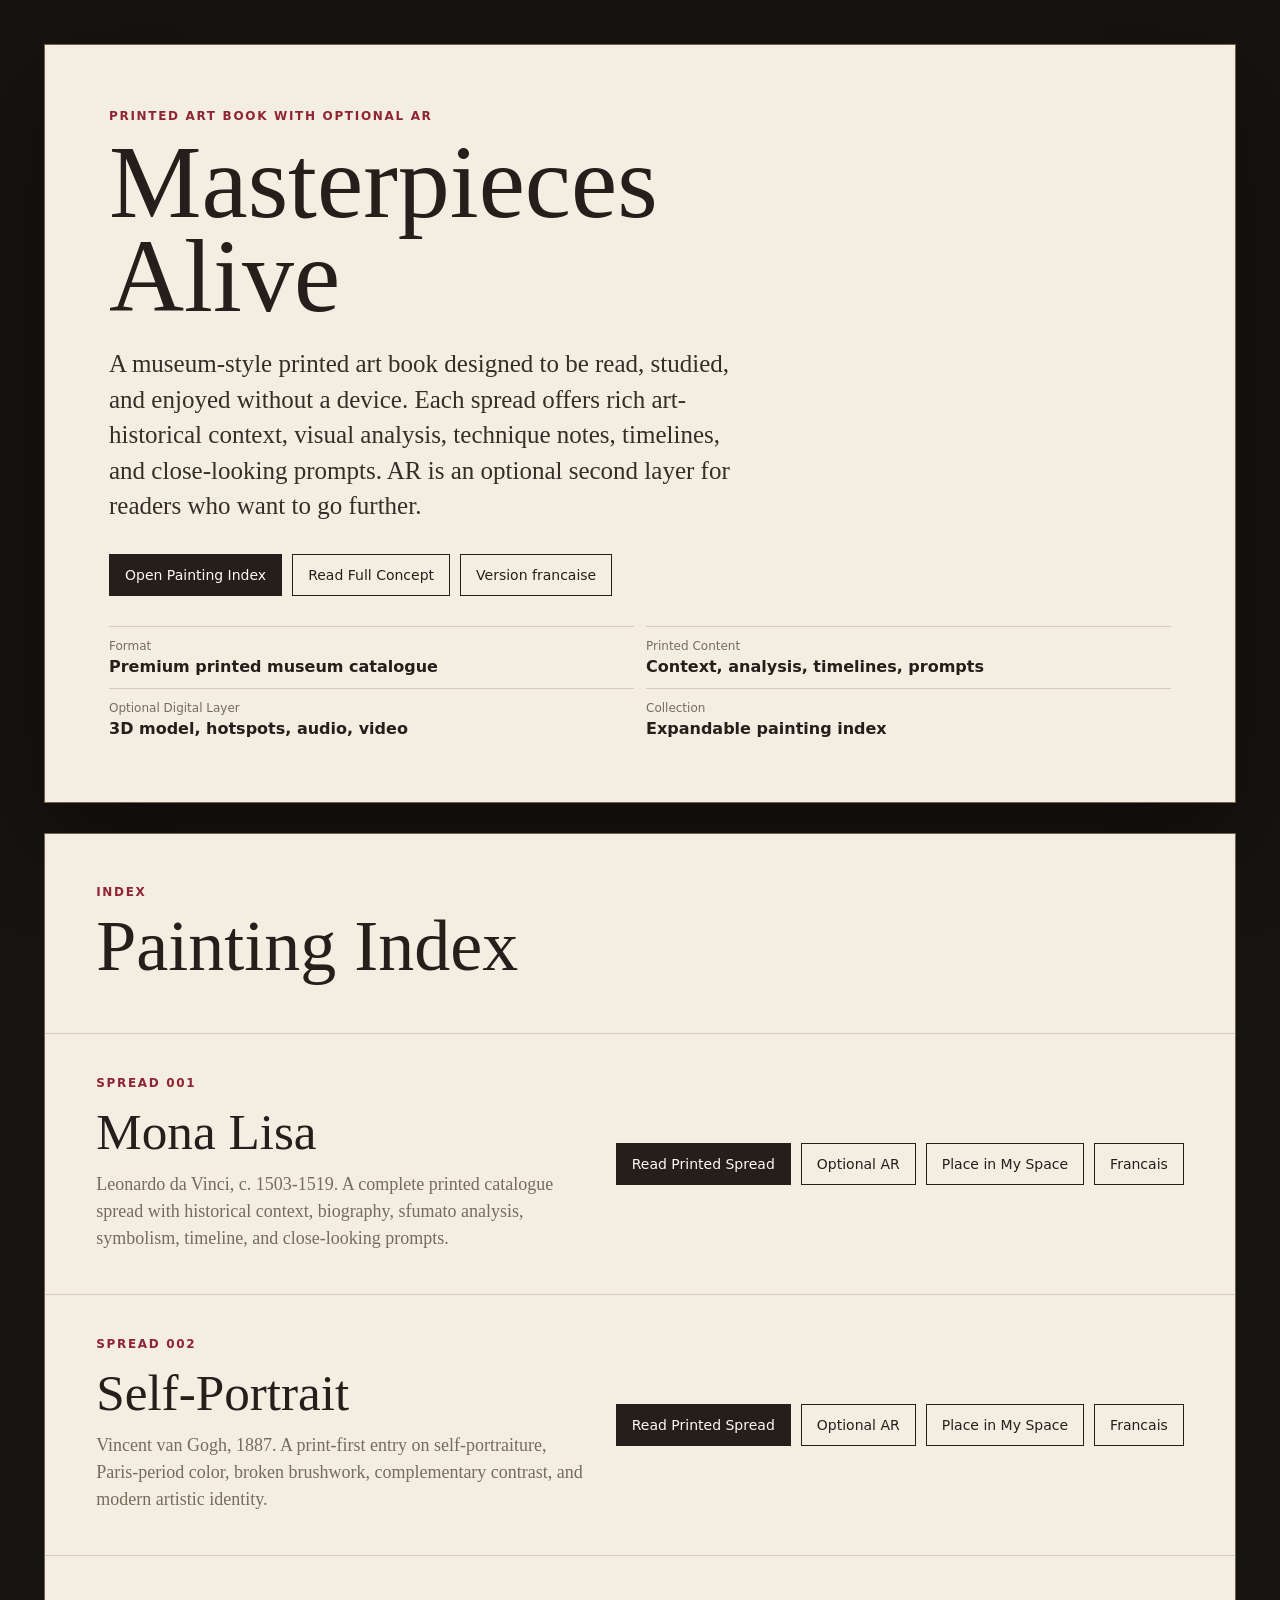
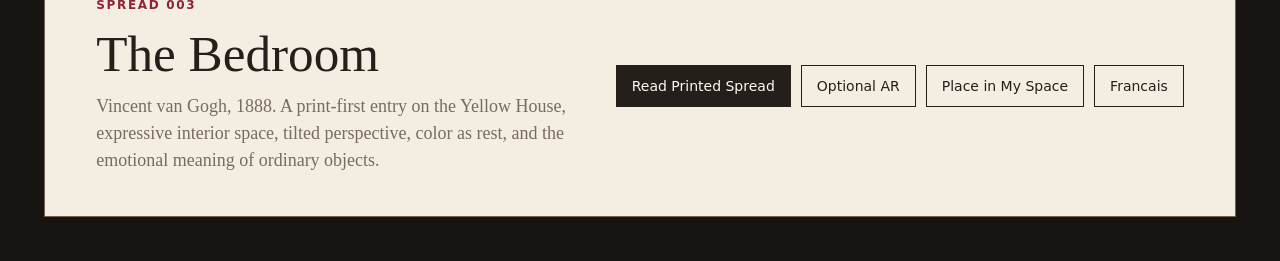
<file: index.html>
<!doctype html>
<html lang="en">
  <head>
    <meta charset="utf-8" />
    <meta name="viewport" content="width=device-width, initial-scale=1" />
    <meta name="theme-color" content="#191512" />
    <title>DACIART - Augmented Art Book</title>
    <link rel="stylesheet" href="styles/site.css" />
  </head>
  <body>
    <main class="home-shell">
      <section class="book-hero index-hero" aria-labelledby="book-title">
        <article class="intro">
          <p class="eyebrow">Printed Art Book with Optional AR</p>
          <h1 id="book-title">Masterpieces Alive</h1>
          <p class="dek">
            A museum-style printed art book designed to be read, studied, and enjoyed without a device. Each spread offers rich art-historical context, visual analysis, technique notes, timelines, and close-looking prompts. AR is an optional second layer for readers who want to go further.
          </p>

          <div class="actions" aria-label="Primary actions">
            <a class="button primary" href="#painting-index">Open Painting Index</a>
            <a class="button" href="AR_Art_Book_Concept.md">Read Full Concept</a>
            <a class="button" href="index-fr.html" lang="fr">Version francaise</a>
          </div>

          <dl class="facts">
            <div>
              <dt>Format</dt>
              <dd>Premium printed museum catalogue</dd>
            </div>
            <div>
              <dt>Printed Content</dt>
              <dd>Context, analysis, timelines, prompts</dd>
            </div>
            <div>
              <dt>Optional Digital Layer</dt>
              <dd>3D model, hotspots, audio, video</dd>
            </div>
            <div>
              <dt>Collection</dt>
              <dd>Expandable painting index</dd>
            </div>
          </dl>
        </article>
      </section>

      <section id="painting-index" class="painting-index" aria-labelledby="index-title">
        <div class="section-heading">
          <p class="eyebrow">Index</p>
          <h2 id="index-title">Painting Index</h2>
        </div>

        <article class="painting-row">
          <div>
            <p class="eyebrow">Spread 001</p>
            <h3>Mona Lisa</h3>
            <p>Leonardo da Vinci, c. 1503-1519. A complete printed catalogue spread with historical context, biography, sfumato analysis, symbolism, timeline, and close-looking prompts.</p>
          </div>
          <div class="row-actions">
            <a class="button primary" href="print-target.html">Read Printed Spread</a>
            <a class="button" href="ar.html?painting=mona-lisa&amp;lang=en">Optional AR</a>
            <a class="button" href="space.html?painting=mona-lisa&amp;lang=en">Place in My Space</a>
            <a class="button" href="print-target-fr.html" lang="fr">Francais</a>
          </div>
        </article>

        <article class="painting-row">
          <div>
            <p class="eyebrow">Spread 002</p>
            <h3>Self-Portrait</h3>
            <p>Vincent van Gogh, 1887. A print-first entry on self-portraiture, Paris-period color, broken brushwork, complementary contrast, and modern artistic identity.</p>
          </div>
          <div class="row-actions">
            <a class="button primary" href="print-van-gogh.html">Read Printed Spread</a>
            <a class="button" href="ar.html?painting=van-gogh&amp;lang=en">Optional AR</a>
            <a class="button" href="space.html?painting=van-gogh&amp;lang=en">Place in My Space</a>
            <a class="button" href="print-van-gogh-fr.html" lang="fr">Francais</a>
          </div>
        </article>

        <article class="painting-row">
          <div>
            <p class="eyebrow">Spread 003</p>
            <h3>The Bedroom</h3>
            <p>Vincent van Gogh, 1888. A print-first entry on the Yellow House, expressive interior space, tilted perspective, color as rest, and the emotional meaning of ordinary objects.</p>
          </div>
          <div class="row-actions">
            <a class="button primary" href="print-van-gogh-bedroom.html">Read Printed Spread</a>
            <a class="button" href="ar.html?painting=van-gogh-bedroom&amp;lang=en">Optional AR</a>
            <a class="button" href="space.html?painting=van-gogh-bedroom&amp;lang=en">Place in My Space</a>
            <a class="button" href="print-van-gogh-bedroom-fr.html" lang="fr">Francais</a>
          </div>
        </article>
      </section>
    </main>
  </body>
</html>
</file>
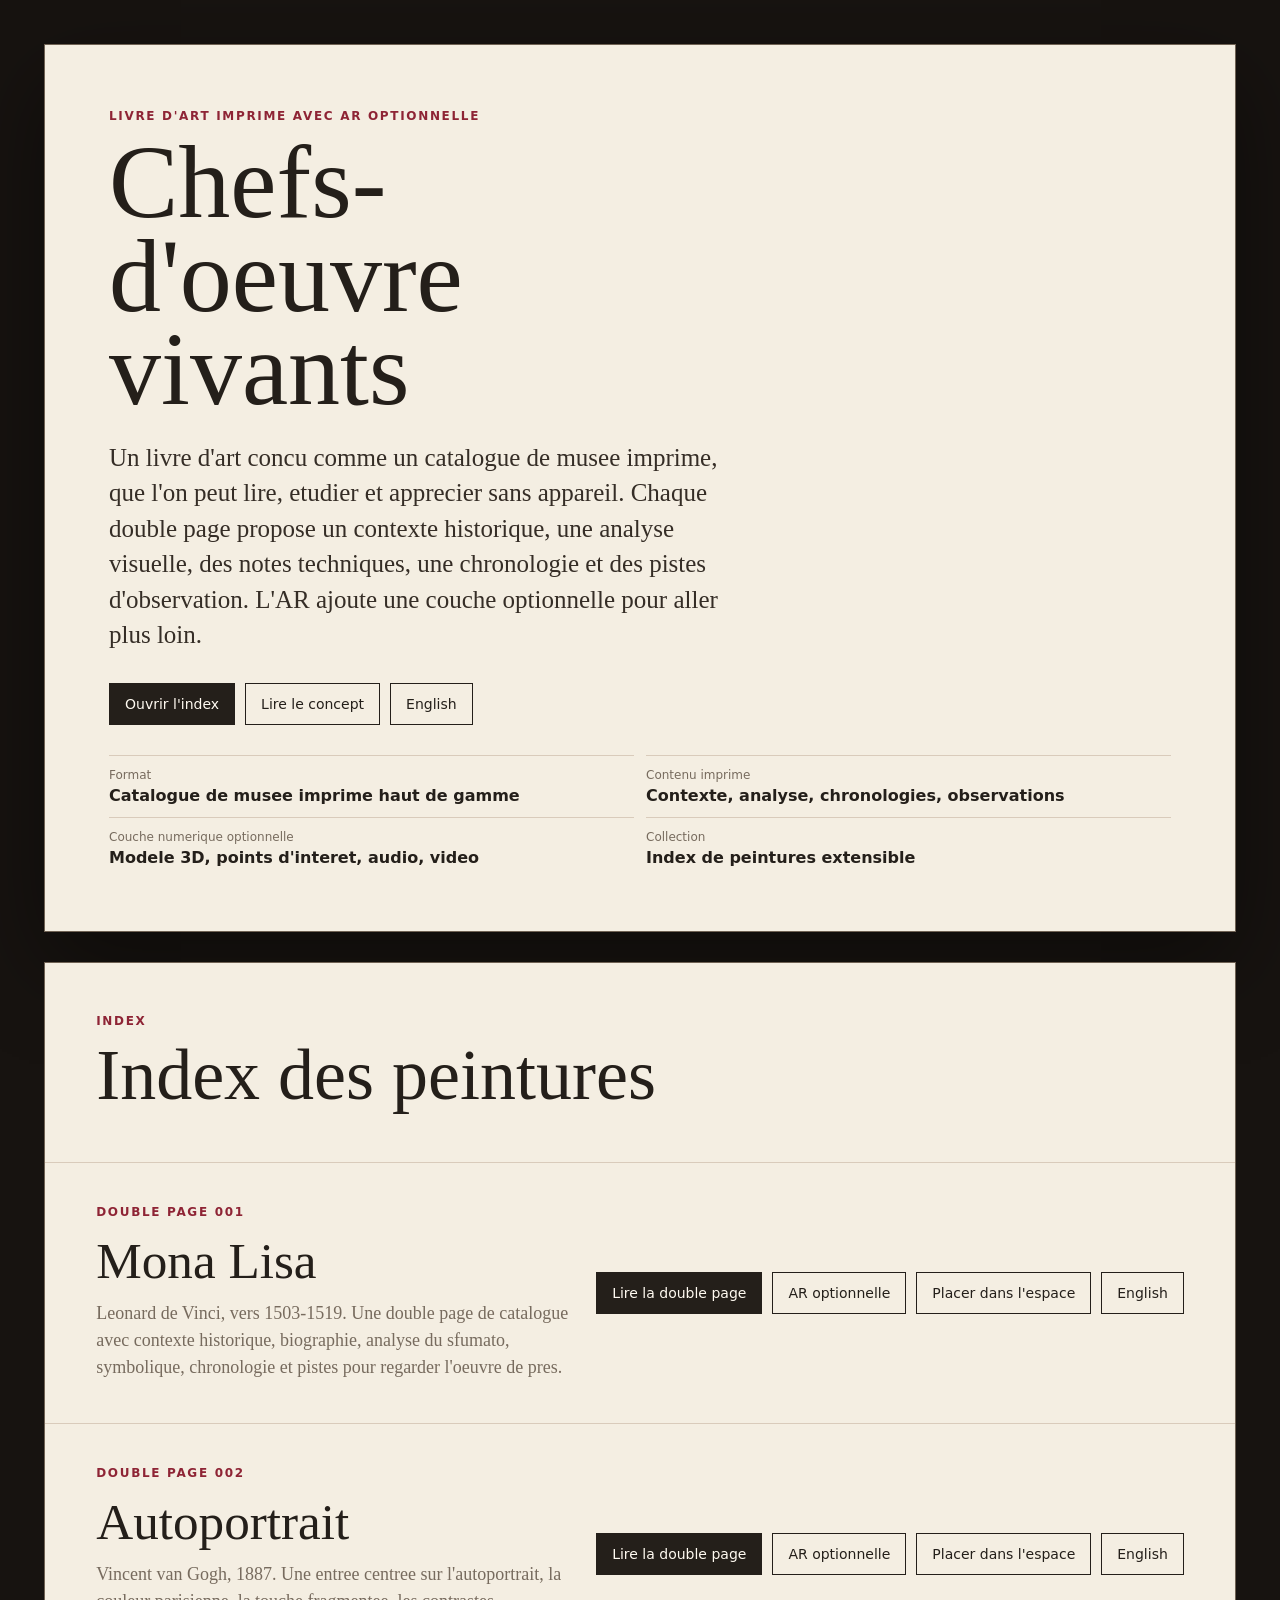
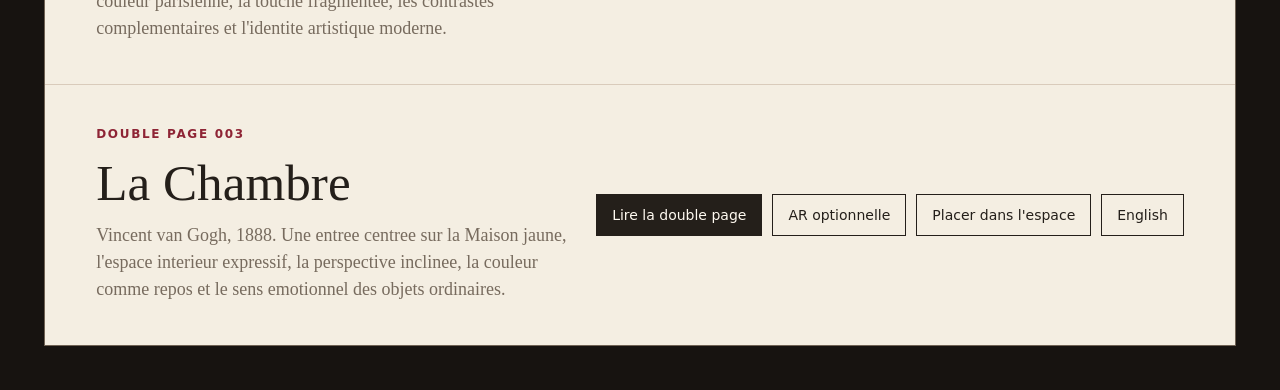
<file: index-fr.html>
<!doctype html>
<html lang="fr">
  <head>
    <meta charset="utf-8" />
    <meta name="viewport" content="width=device-width, initial-scale=1" />
    <meta name="theme-color" content="#191512" />
    <title>DACIART - Livre d'art augmente</title>
    <link rel="stylesheet" href="styles/site.css" />
  </head>
  <body>
    <main class="home-shell">
      <section class="book-hero index-hero" aria-labelledby="book-title">
        <article class="intro">
          <p class="eyebrow">Livre d'art imprime avec AR optionnelle</p>
          <h1 id="book-title">Chefs-d'oeuvre vivants</h1>
          <p class="dek">
            Un livre d'art concu comme un catalogue de musee imprime, que l'on peut lire, etudier et apprecier sans appareil. Chaque double page propose un contexte historique, une analyse visuelle, des notes techniques, une chronologie et des pistes d'observation. L'AR ajoute une couche optionnelle pour aller plus loin.
          </p>

          <div class="actions" aria-label="Actions principales">
            <a class="button primary" href="#painting-index">Ouvrir l'index</a>
            <a class="button" href="AR_Art_Book_Concept.md">Lire le concept</a>
            <a class="button" href="index.html" lang="en">English</a>
          </div>

          <dl class="facts">
            <div>
              <dt>Format</dt>
              <dd>Catalogue de musee imprime haut de gamme</dd>
            </div>
            <div>
              <dt>Contenu imprime</dt>
              <dd>Contexte, analyse, chronologies, observations</dd>
            </div>
            <div>
              <dt>Couche numerique optionnelle</dt>
              <dd>Modele 3D, points d'interet, audio, video</dd>
            </div>
            <div>
              <dt>Collection</dt>
              <dd>Index de peintures extensible</dd>
            </div>
          </dl>
        </article>
      </section>

      <section id="painting-index" class="painting-index" aria-labelledby="index-title">
        <div class="section-heading">
          <p class="eyebrow">Index</p>
          <h2 id="index-title">Index des peintures</h2>
        </div>

        <article class="painting-row">
          <div>
            <p class="eyebrow">Double page 001</p>
            <h3>Mona Lisa</h3>
            <p>Leonard de Vinci, vers 1503-1519. Une double page de catalogue avec contexte historique, biographie, analyse du sfumato, symbolique, chronologie et pistes pour regarder l'oeuvre de pres.</p>
          </div>
          <div class="row-actions">
            <a class="button primary" href="print-target-fr.html">Lire la double page</a>
            <a class="button" href="ar.html?painting=mona-lisa&amp;lang=fr">AR optionnelle</a>
            <a class="button" href="space.html?painting=mona-lisa&amp;lang=fr">Placer dans l'espace</a>
            <a class="button" href="print-target.html" lang="en">English</a>
          </div>
        </article>

        <article class="painting-row">
          <div>
            <p class="eyebrow">Double page 002</p>
            <h3>Autoportrait</h3>
            <p>Vincent van Gogh, 1887. Une entree centree sur l'autoportrait, la couleur parisienne, la touche fragmentee, les contrastes complementaires et l'identite artistique moderne.</p>
          </div>
          <div class="row-actions">
            <a class="button primary" href="print-van-gogh-fr.html">Lire la double page</a>
            <a class="button" href="ar.html?painting=van-gogh&amp;lang=fr">AR optionnelle</a>
            <a class="button" href="space.html?painting=van-gogh&amp;lang=fr">Placer dans l'espace</a>
            <a class="button" href="print-van-gogh.html" lang="en">English</a>
          </div>
        </article>

        <article class="painting-row">
          <div>
            <p class="eyebrow">Double page 003</p>
            <h3>La Chambre</h3>
            <p>Vincent van Gogh, 1888. Une entree centree sur la Maison jaune, l'espace interieur expressif, la perspective inclinee, la couleur comme repos et le sens emotionnel des objets ordinaires.</p>
          </div>
          <div class="row-actions">
            <a class="button primary" href="print-van-gogh-bedroom-fr.html">Lire la double page</a>
            <a class="button" href="ar.html?painting=van-gogh-bedroom&amp;lang=fr">AR optionnelle</a>
            <a class="button" href="space.html?painting=van-gogh-bedroom&amp;lang=fr">Placer dans l'espace</a>
            <a class="button" href="print-van-gogh-bedroom.html" lang="en">English</a>
          </div>
        </article>
      </section>
    </main>
  </body>
</html>
</file>
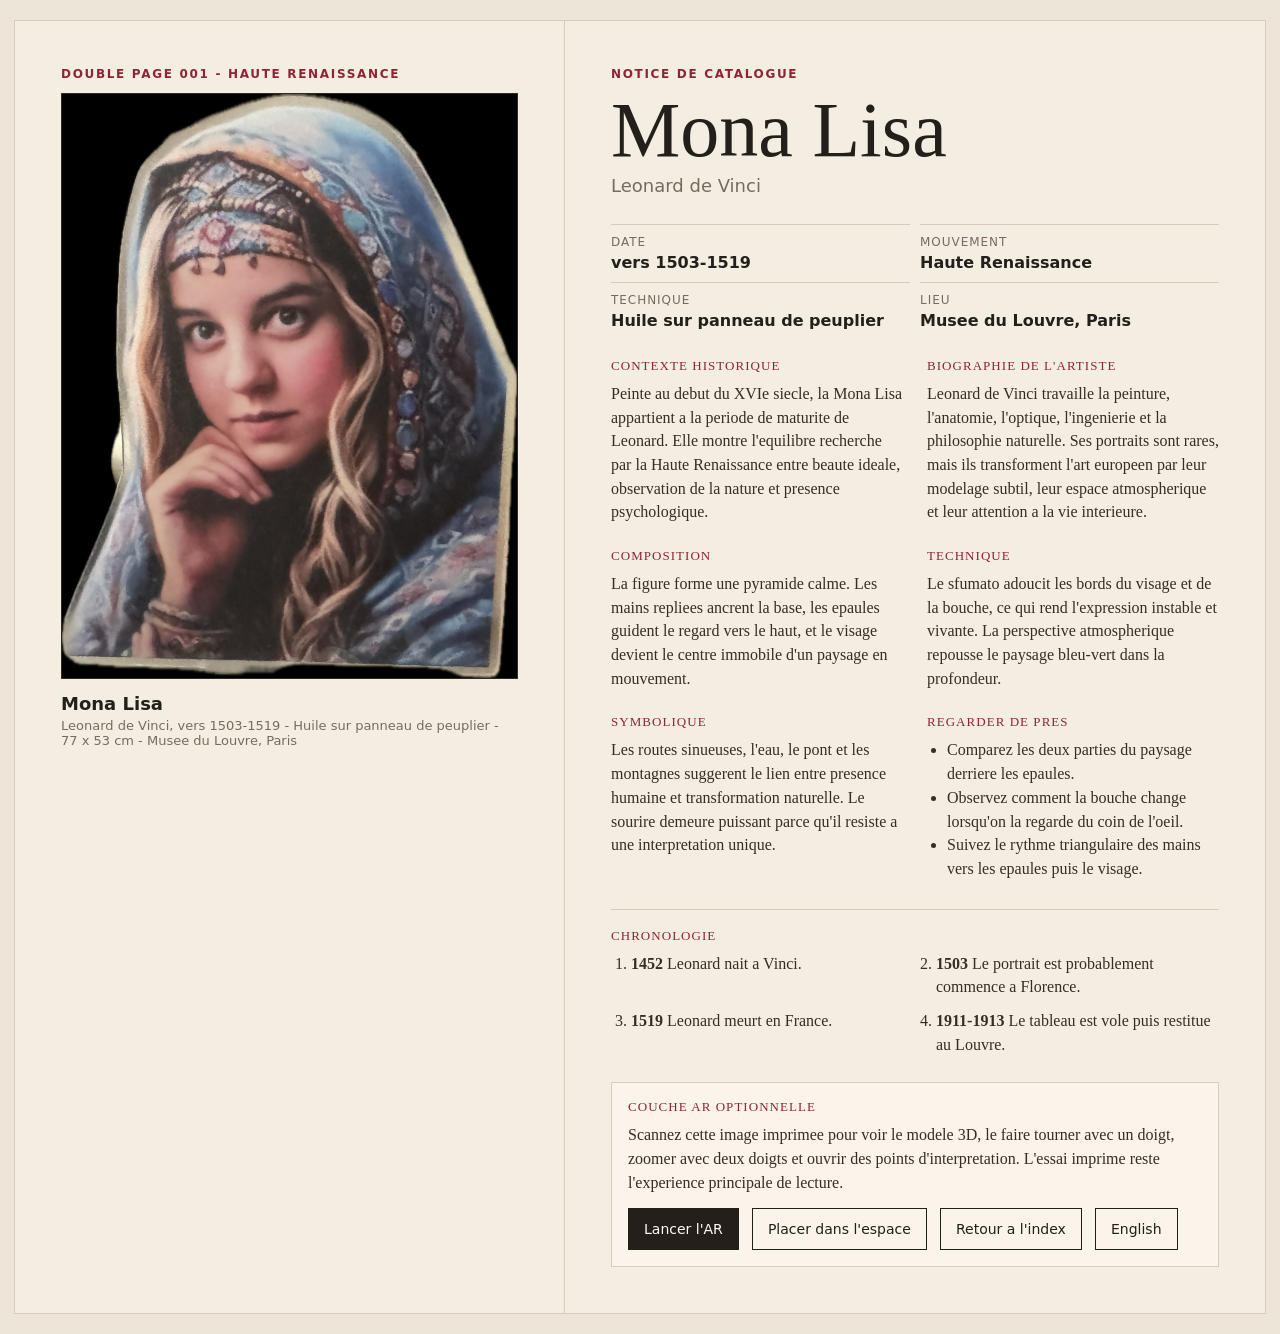
<file: print-target-fr.html>
<!doctype html>
<html lang="fr">
  <head>
    <meta charset="utf-8" />
    <meta name="viewport" content="width=device-width, initial-scale=1" />
    <title>Mona Lisa - Double page de catalogue</title>
    <link rel="stylesheet" href="styles/site.css" />
  </head>
  <body class="target-body">
    <main class="catalogue-spread">
      <section class="catalogue-plate">
        <p class="eyebrow">Double page 001 - Haute Renaissance</p>
        <figure class="target-art">
          <img src="assets/paintings/mona-lisa/mona-lisa.jpg" alt="Mona Lisa de Leonard de Vinci" />
          <figcaption>
            <strong>Mona Lisa</strong>
            <span>Leonard de Vinci, vers 1503-1519 - Huile sur panneau de peuplier - 77 x 53 cm - Musee du Louvre, Paris</span>
          </figcaption>
        </figure>
      </section>

      <section class="catalogue-text">
        <header>
          <p class="eyebrow">Notice de catalogue</p>
          <h1>Mona Lisa</h1>
          <p class="artist">Leonard de Vinci</p>
        </header>

        <dl class="catalogue-meta">
          <div><dt>Date</dt><dd>vers 1503-1519</dd></div>
          <div><dt>Mouvement</dt><dd>Haute Renaissance</dd></div>
          <div><dt>Technique</dt><dd>Huile sur panneau de peuplier</dd></div>
          <div><dt>Lieu</dt><dd>Musee du Louvre, Paris</dd></div>
        </dl>

        <div class="catalogue-grid">
          <section>
            <h2>Contexte historique</h2>
            <p>Peinte au debut du XVIe siecle, la Mona Lisa appartient a la periode de maturite de Leonard. Elle montre l'equilibre recherche par la Haute Renaissance entre beaute ideale, observation de la nature et presence psychologique.</p>
          </section>
          <section>
            <h2>Biographie de l'artiste</h2>
            <p>Leonard de Vinci travaille la peinture, l'anatomie, l'optique, l'ingenierie et la philosophie naturelle. Ses portraits sont rares, mais ils transforment l'art europeen par leur modelage subtil, leur espace atmospherique et leur attention a la vie interieure.</p>
          </section>
          <section>
            <h2>Composition</h2>
            <p>La figure forme une pyramide calme. Les mains repliees ancrent la base, les epaules guident le regard vers le haut, et le visage devient le centre immobile d'un paysage en mouvement.</p>
          </section>
          <section>
            <h2>Technique</h2>
            <p>Le sfumato adoucit les bords du visage et de la bouche, ce qui rend l'expression instable et vivante. La perspective atmospherique repousse le paysage bleu-vert dans la profondeur.</p>
          </section>
          <section>
            <h2>Symbolique</h2>
            <p>Les routes sinueuses, l'eau, le pont et les montagnes suggerent le lien entre presence humaine et transformation naturelle. Le sourire demeure puissant parce qu'il resiste a une interpretation unique.</p>
          </section>
          <section>
            <h2>Regarder de pres</h2>
            <ul>
              <li>Comparez les deux parties du paysage derriere les epaules.</li>
              <li>Observez comment la bouche change lorsqu'on la regarde du coin de l'oeil.</li>
              <li>Suivez le rythme triangulaire des mains vers les epaules puis le visage.</li>
            </ul>
          </section>
        </div>

        <section class="timeline-strip">
          <h2>Chronologie</h2>
          <ol>
            <li><strong>1452</strong> Leonard nait a Vinci.</li>
            <li><strong>1503</strong> Le portrait est probablement commence a Florence.</li>
            <li><strong>1519</strong> Leonard meurt en France.</li>
            <li><strong>1911-1913</strong> Le tableau est vole puis restitue au Louvre.</li>
          </ol>
        </section>

        <aside class="ar-note">
          <h2>Couche AR optionnelle</h2>
          <p>Scannez cette image imprimee pour voir le modele 3D, le faire tourner avec un doigt, zoomer avec deux doigts et ouvrir des points d'interpretation. L'essai imprime reste l'experience principale de lecture.</p>
          <a class="button primary" href="ar.html?painting=mona-lisa&amp;lang=fr">Lancer l'AR</a>
          <a class="button" href="space.html?painting=mona-lisa&amp;lang=fr">Placer dans l'espace</a>
          <a class="button" href="index-fr.html">Retour a l'index</a>
          <a class="button" href="print-target.html" lang="en">English</a>
        </aside>
      </section>
    </main>
  </body>
</html>
</file>
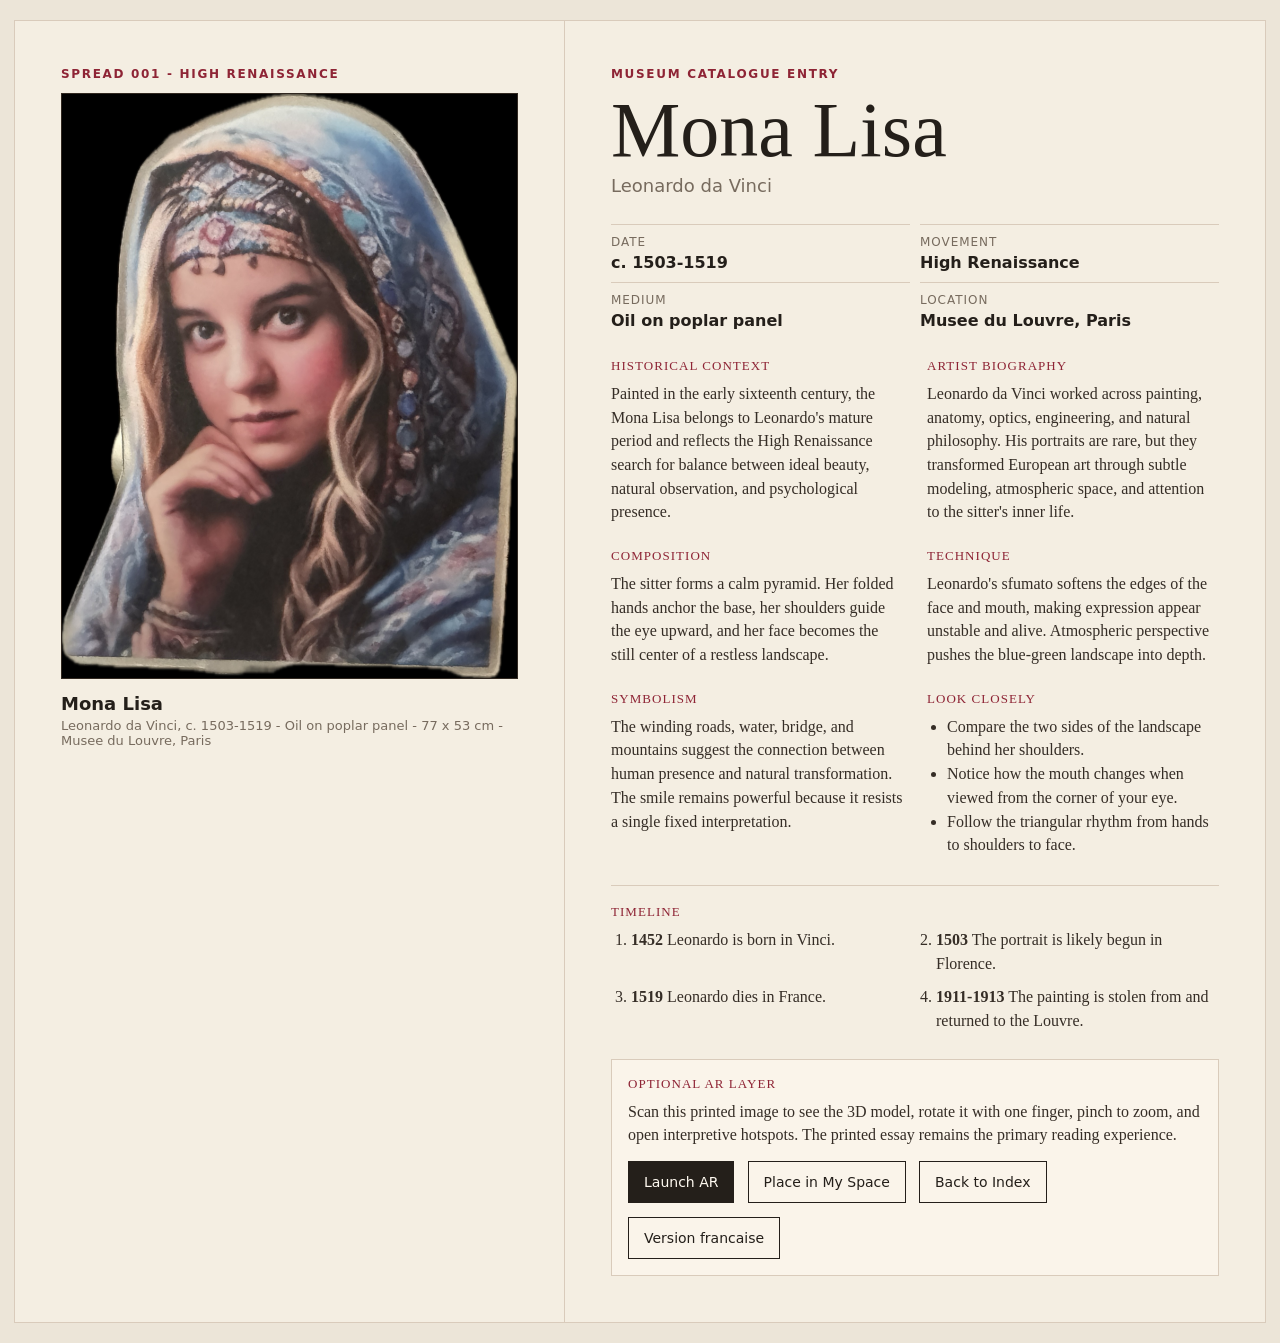
<file: print-target.html>
<!doctype html>
<html lang="en">
  <head>
    <meta charset="utf-8" />
    <meta name="viewport" content="width=device-width, initial-scale=1" />
    <title>Mona Lisa - Printed Catalogue Spread</title>
    <link rel="stylesheet" href="styles/site.css" />
  </head>
  <body class="target-body">
    <main class="catalogue-spread">
      <section class="catalogue-plate">
        <p class="eyebrow">Spread 001 - High Renaissance</p>
        <figure class="target-art">
          <img src="assets/paintings/mona-lisa/mona-lisa.jpg" alt="Mona Lisa by Leonardo da Vinci" />
          <figcaption>
            <strong>Mona Lisa</strong>
            <span>Leonardo da Vinci, c. 1503-1519 - Oil on poplar panel - 77 x 53 cm - Musee du Louvre, Paris</span>
          </figcaption>
        </figure>
      </section>

      <section class="catalogue-text">
        <header>
          <p class="eyebrow">Museum Catalogue Entry</p>
          <h1>Mona Lisa</h1>
          <p class="artist">Leonardo da Vinci</p>
        </header>

        <dl class="catalogue-meta">
          <div><dt>Date</dt><dd>c. 1503-1519</dd></div>
          <div><dt>Movement</dt><dd>High Renaissance</dd></div>
          <div><dt>Medium</dt><dd>Oil on poplar panel</dd></div>
          <div><dt>Location</dt><dd>Musee du Louvre, Paris</dd></div>
        </dl>

        <div class="catalogue-grid">
          <section>
            <h2>Historical Context</h2>
            <p>Painted in the early sixteenth century, the Mona Lisa belongs to Leonardo's mature period and reflects the High Renaissance search for balance between ideal beauty, natural observation, and psychological presence.</p>
          </section>
          <section>
            <h2>Artist Biography</h2>
            <p>Leonardo da Vinci worked across painting, anatomy, optics, engineering, and natural philosophy. His portraits are rare, but they transformed European art through subtle modeling, atmospheric space, and attention to the sitter's inner life.</p>
          </section>
          <section>
            <h2>Composition</h2>
            <p>The sitter forms a calm pyramid. Her folded hands anchor the base, her shoulders guide the eye upward, and her face becomes the still center of a restless landscape.</p>
          </section>
          <section>
            <h2>Technique</h2>
            <p>Leonardo's sfumato softens the edges of the face and mouth, making expression appear unstable and alive. Atmospheric perspective pushes the blue-green landscape into depth.</p>
          </section>
          <section>
            <h2>Symbolism</h2>
            <p>The winding roads, water, bridge, and mountains suggest the connection between human presence and natural transformation. The smile remains powerful because it resists a single fixed interpretation.</p>
          </section>
          <section>
            <h2>Look Closely</h2>
            <ul>
              <li>Compare the two sides of the landscape behind her shoulders.</li>
              <li>Notice how the mouth changes when viewed from the corner of your eye.</li>
              <li>Follow the triangular rhythm from hands to shoulders to face.</li>
            </ul>
          </section>
        </div>

        <section class="timeline-strip">
          <h2>Timeline</h2>
          <ol>
            <li><strong>1452</strong> Leonardo is born in Vinci.</li>
            <li><strong>1503</strong> The portrait is likely begun in Florence.</li>
            <li><strong>1519</strong> Leonardo dies in France.</li>
            <li><strong>1911-1913</strong> The painting is stolen from and returned to the Louvre.</li>
          </ol>
        </section>

        <aside class="ar-note">
          <h2>Optional AR Layer</h2>
          <p>Scan this printed image to see the 3D model, rotate it with one finger, pinch to zoom, and open interpretive hotspots. The printed essay remains the primary reading experience.</p>
          <a class="button primary" href="ar.html?painting=mona-lisa&amp;lang=en">Launch AR</a>
          <a class="button" href="space.html?painting=mona-lisa&amp;lang=en">Place in My Space</a>
          <a class="button" href="index.html">Back to Index</a>
          <a class="button" href="print-target-fr.html" lang="fr">Version francaise</a>
        </aside>
      </section>
    </main>
  </body>
</html>
</file>
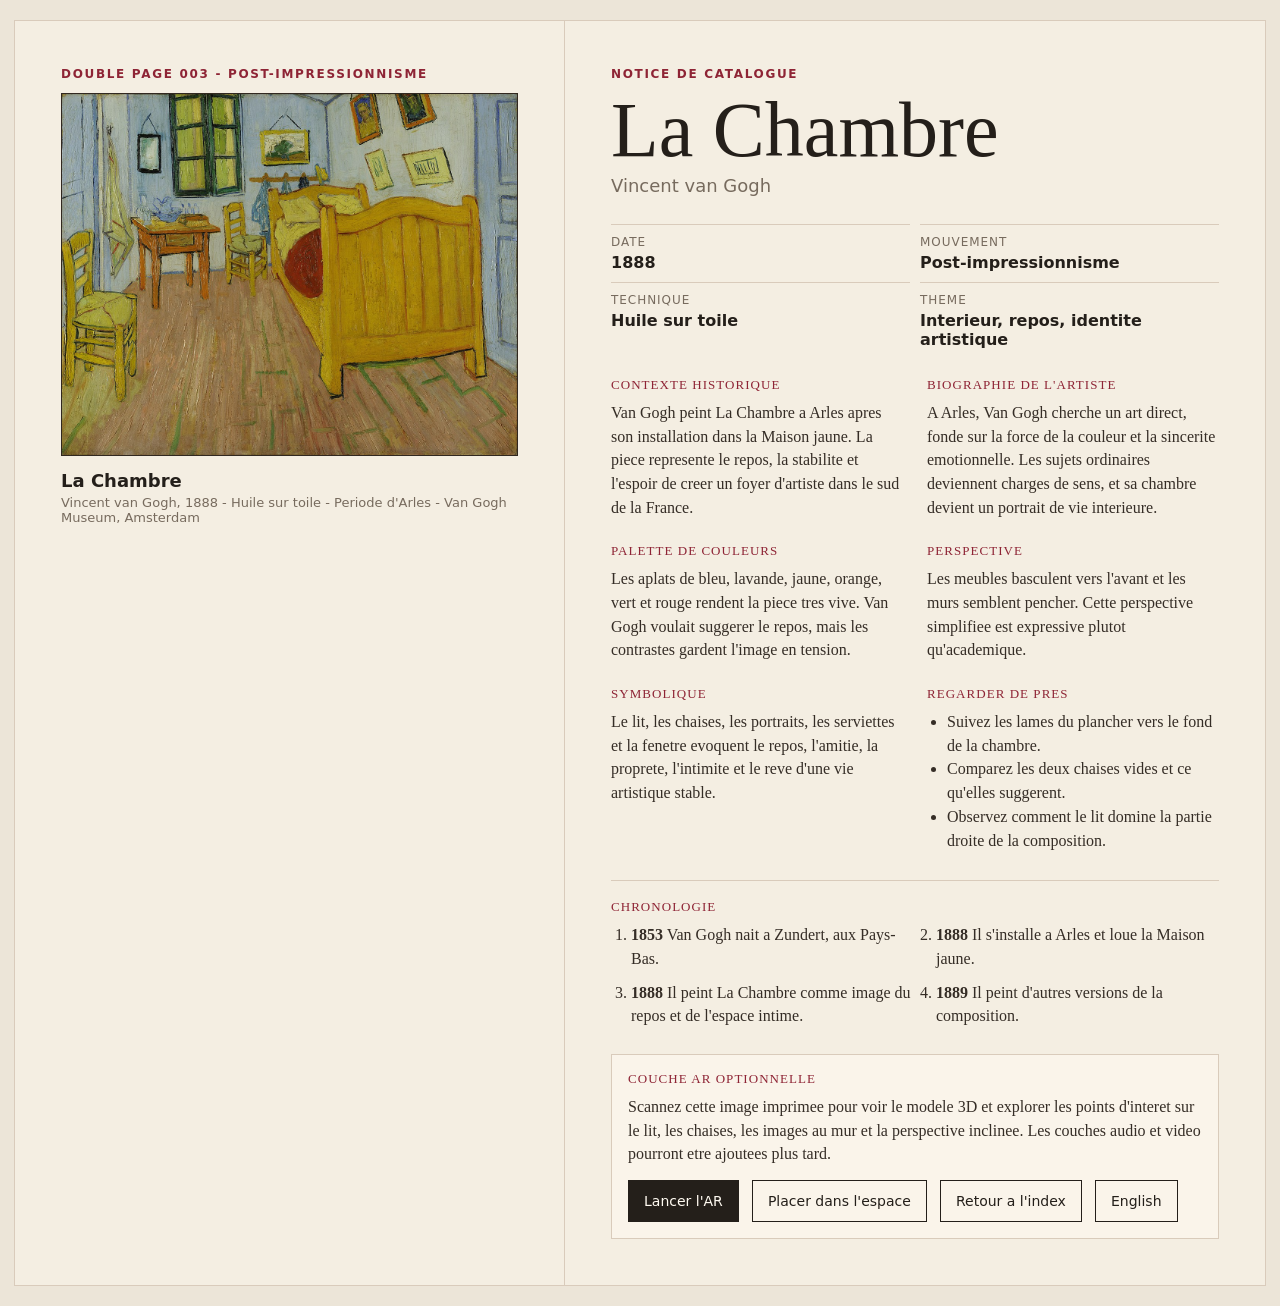
<file: print-van-gogh-bedroom-fr.html>
<!doctype html>
<html lang="fr">
  <head>
    <meta charset="utf-8" />
    <meta name="viewport" content="width=device-width, initial-scale=1" />
    <title>La Chambre de Van Gogh - Double page de catalogue</title>
    <link rel="stylesheet" href="styles/site.css" />
  </head>
  <body class="target-body">
    <main class="catalogue-spread">
      <section class="catalogue-plate">
        <p class="eyebrow">Double page 003 - Post-impressionnisme</p>
        <figure class="target-art">
          <img src="assets/paintings/van-gogh-bedroom/bed_van-gogh.jpeg" alt="La Chambre de Vincent van Gogh" />
          <figcaption>
            <strong>La Chambre</strong>
            <span>Vincent van Gogh, 1888 - Huile sur toile - Periode d'Arles - Van Gogh Museum, Amsterdam</span>
          </figcaption>
        </figure>
      </section>

      <section class="catalogue-text">
        <header>
          <p class="eyebrow">Notice de catalogue</p>
          <h1>La Chambre</h1>
          <p class="artist">Vincent van Gogh</p>
        </header>

        <dl class="catalogue-meta">
          <div><dt>Date</dt><dd>1888</dd></div>
          <div><dt>Mouvement</dt><dd>Post-impressionnisme</dd></div>
          <div><dt>Technique</dt><dd>Huile sur toile</dd></div>
          <div><dt>Theme</dt><dd>Interieur, repos, identite artistique</dd></div>
        </dl>

        <div class="catalogue-grid">
          <section>
            <h2>Contexte historique</h2>
            <p>Van Gogh peint La Chambre a Arles apres son installation dans la Maison jaune. La piece represente le repos, la stabilite et l'espoir de creer un foyer d'artiste dans le sud de la France.</p>
          </section>
          <section>
            <h2>Biographie de l'artiste</h2>
            <p>A Arles, Van Gogh cherche un art direct, fonde sur la force de la couleur et la sincerite emotionnelle. Les sujets ordinaires deviennent charges de sens, et sa chambre devient un portrait de vie interieure.</p>
          </section>
          <section>
            <h2>Palette de couleurs</h2>
            <p>Les aplats de bleu, lavande, jaune, orange, vert et rouge rendent la piece tres vive. Van Gogh voulait suggerer le repos, mais les contrastes gardent l'image en tension.</p>
          </section>
          <section>
            <h2>Perspective</h2>
            <p>Les meubles basculent vers l'avant et les murs semblent pencher. Cette perspective simplifiee est expressive plutot qu'academique.</p>
          </section>
          <section>
            <h2>Symbolique</h2>
            <p>Le lit, les chaises, les portraits, les serviettes et la fenetre evoquent le repos, l'amitie, la proprete, l'intimite et le reve d'une vie artistique stable.</p>
          </section>
          <section>
            <h2>Regarder de pres</h2>
            <ul>
              <li>Suivez les lames du plancher vers le fond de la chambre.</li>
              <li>Comparez les deux chaises vides et ce qu'elles suggerent.</li>
              <li>Observez comment le lit domine la partie droite de la composition.</li>
            </ul>
          </section>
        </div>

        <section class="timeline-strip">
          <h2>Chronologie</h2>
          <ol>
            <li><strong>1853</strong> Van Gogh nait a Zundert, aux Pays-Bas.</li>
            <li><strong>1888</strong> Il s'installe a Arles et loue la Maison jaune.</li>
            <li><strong>1888</strong> Il peint La Chambre comme image du repos et de l'espace intime.</li>
            <li><strong>1889</strong> Il peint d'autres versions de la composition.</li>
          </ol>
        </section>

        <aside class="ar-note">
          <h2>Couche AR optionnelle</h2>
          <p>Scannez cette image imprimee pour voir le modele 3D et explorer les points d'interet sur le lit, les chaises, les images au mur et la perspective inclinee. Les couches audio et video pourront etre ajoutees plus tard.</p>
          <a class="button primary" href="ar.html?painting=van-gogh-bedroom&amp;lang=fr">Lancer l'AR</a>
          <a class="button" href="space.html?painting=van-gogh-bedroom&amp;lang=fr">Placer dans l'espace</a>
          <a class="button" href="index-fr.html">Retour a l'index</a>
          <a class="button" href="print-van-gogh-bedroom.html" lang="en">English</a>
        </aside>
      </section>
    </main>
  </body>
</html>
</file>
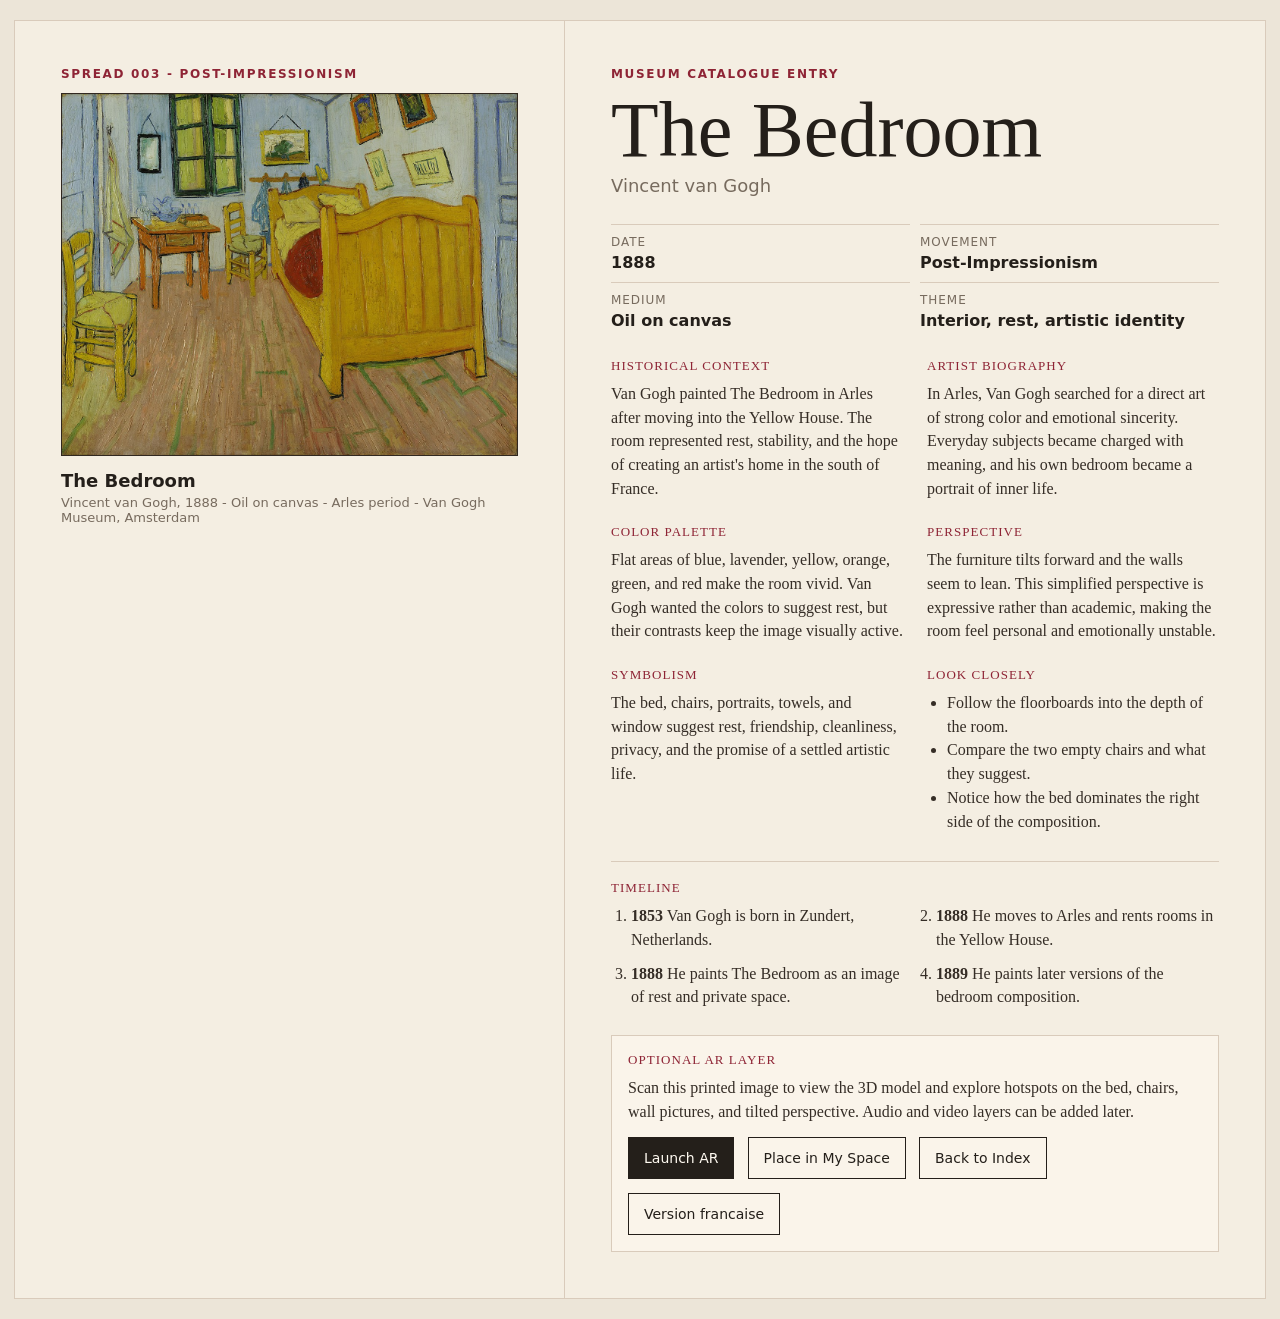
<file: print-van-gogh-bedroom.html>
<!doctype html>
<html lang="en">
  <head>
    <meta charset="utf-8" />
    <meta name="viewport" content="width=device-width, initial-scale=1" />
    <title>Van Gogh The Bedroom - Printed Catalogue Spread</title>
    <link rel="stylesheet" href="styles/site.css" />
  </head>
  <body class="target-body">
    <main class="catalogue-spread">
      <section class="catalogue-plate">
        <p class="eyebrow">Spread 003 - Post-Impressionism</p>
        <figure class="target-art">
          <img src="assets/paintings/van-gogh-bedroom/bed_van-gogh.jpeg" alt="The Bedroom by Vincent van Gogh" />
          <figcaption>
            <strong>The Bedroom</strong>
            <span>Vincent van Gogh, 1888 - Oil on canvas - Arles period - Van Gogh Museum, Amsterdam</span>
          </figcaption>
        </figure>
      </section>

      <section class="catalogue-text">
        <header>
          <p class="eyebrow">Museum Catalogue Entry</p>
          <h1>The Bedroom</h1>
          <p class="artist">Vincent van Gogh</p>
        </header>

        <dl class="catalogue-meta">
          <div><dt>Date</dt><dd>1888</dd></div>
          <div><dt>Movement</dt><dd>Post-Impressionism</dd></div>
          <div><dt>Medium</dt><dd>Oil on canvas</dd></div>
          <div><dt>Theme</dt><dd>Interior, rest, artistic identity</dd></div>
        </dl>

        <div class="catalogue-grid">
          <section>
            <h2>Historical Context</h2>
            <p>Van Gogh painted The Bedroom in Arles after moving into the Yellow House. The room represented rest, stability, and the hope of creating an artist's home in the south of France.</p>
          </section>
          <section>
            <h2>Artist Biography</h2>
            <p>In Arles, Van Gogh searched for a direct art of strong color and emotional sincerity. Everyday subjects became charged with meaning, and his own bedroom became a portrait of inner life.</p>
          </section>
          <section>
            <h2>Color Palette</h2>
            <p>Flat areas of blue, lavender, yellow, orange, green, and red make the room vivid. Van Gogh wanted the colors to suggest rest, but their contrasts keep the image visually active.</p>
          </section>
          <section>
            <h2>Perspective</h2>
            <p>The furniture tilts forward and the walls seem to lean. This simplified perspective is expressive rather than academic, making the room feel personal and emotionally unstable.</p>
          </section>
          <section>
            <h2>Symbolism</h2>
            <p>The bed, chairs, portraits, towels, and window suggest rest, friendship, cleanliness, privacy, and the promise of a settled artistic life.</p>
          </section>
          <section>
            <h2>Look Closely</h2>
            <ul>
              <li>Follow the floorboards into the depth of the room.</li>
              <li>Compare the two empty chairs and what they suggest.</li>
              <li>Notice how the bed dominates the right side of the composition.</li>
            </ul>
          </section>
        </div>

        <section class="timeline-strip">
          <h2>Timeline</h2>
          <ol>
            <li><strong>1853</strong> Van Gogh is born in Zundert, Netherlands.</li>
            <li><strong>1888</strong> He moves to Arles and rents rooms in the Yellow House.</li>
            <li><strong>1888</strong> He paints The Bedroom as an image of rest and private space.</li>
            <li><strong>1889</strong> He paints later versions of the bedroom composition.</li>
          </ol>
        </section>

        <aside class="ar-note">
          <h2>Optional AR Layer</h2>
          <p>Scan this printed image to view the 3D model and explore hotspots on the bed, chairs, wall pictures, and tilted perspective. Audio and video layers can be added later.</p>
          <a class="button primary" href="ar.html?painting=van-gogh-bedroom&amp;lang=en">Launch AR</a>
          <a class="button" href="space.html?painting=van-gogh-bedroom&amp;lang=en">Place in My Space</a>
          <a class="button" href="index.html">Back to Index</a>
          <a class="button" href="print-van-gogh-bedroom-fr.html" lang="fr">Version francaise</a>
        </aside>
      </section>
    </main>
  </body>
</html>
</file>
<file: styles/site.css>
:root {
  --ink: #241f1a;
  --muted: #776b5e;
  --paper: #f4eee2;
  --panel: #fffaf1;
  --line: #d9cbbb;
  --accent: #8e2435;
  --dark: #171310;
}

* {
  box-sizing: border-box;
}

body {
  margin: 0;
  font-family: Inter, ui-sans-serif, system-ui, -apple-system, BlinkMacSystemFont, "Segoe UI", sans-serif;
  color: var(--ink);
  background: var(--dark);
}

a {
  color: inherit;
}

.home-shell {
  min-height: 100vh;
  padding: clamp(18px, 4vw, 44px);
}

.book-hero {
  max-width: 1320px;
  margin: 0 auto 30px;
  min-height: 78vh;
  display: grid;
  grid-template-columns: minmax(300px, 0.86fr) minmax(340px, 1fr);
  border: 1px solid #6f6254;
  background: var(--paper);
  box-shadow: 0 34px 90px rgba(0, 0, 0, 0.42);
}

.index-hero {
  min-height: auto;
  display: block;
}

.index-hero .intro {
  min-height: 68vh;
}

.plate {
  display: grid;
  place-items: center;
  padding: clamp(24px, 4vw, 52px);
  background: #15120f;
}

.plate img {
  max-width: 100%;
  max-height: 74vh;
  object-fit: contain;
  box-shadow: 0 18px 40px rgba(0, 0, 0, 0.44);
}

.intro {
  display: flex;
  flex-direction: column;
  justify-content: center;
  padding: clamp(28px, 5vw, 70px);
}

.eyebrow {
  margin: 0 0 12px;
  color: var(--accent);
  font-size: 12px;
  font-weight: 700;
  letter-spacing: 0.14em;
  text-transform: uppercase;
}

h1,
h2 {
  margin: 0;
  font-family: Georgia, "Times New Roman", serif;
  font-weight: 500;
  letter-spacing: 0;
}

.intro h1 {
  max-width: 9ch;
  font-size: clamp(54px, 9vw, 104px);
  line-height: 0.9;
}

.dek {
  max-width: 640px;
  margin: 24px 0 0;
  font-family: Georgia, "Times New Roman", serif;
  font-size: clamp(19px, 2.3vw, 25px);
  line-height: 1.42;
  color: #352d26;
}

.actions {
  display: flex;
  flex-wrap: wrap;
  gap: 10px;
  margin: 30px 0;
}

.button {
  display: inline-flex;
  align-items: center;
  justify-content: center;
  min-height: 42px;
  padding: 10px 15px;
  border: 1px solid var(--ink);
  text-decoration: none;
  font-size: 14px;
  background: transparent;
}

.button.primary {
  background: var(--ink);
  color: #fffaf1;
}

.facts {
  display: grid;
  grid-template-columns: repeat(2, minmax(0, 1fr));
  gap: 12px;
  margin: 0;
}

.facts div {
  border-top: 1px solid var(--line);
  padding-top: 12px;
}

.facts dt {
  color: var(--muted);
  font-size: 12px;
}

.facts dd {
  margin: 4px 0 0;
  font-weight: 700;
}

.painting-index {
  max-width: 1320px;
  margin: 0 auto;
  background: var(--paper);
  border: 1px solid #6f6254;
}

.section-heading {
  padding: clamp(24px, 4vw, 52px);
  border-bottom: 1px solid var(--line);
}

.section-heading h2 {
  font-size: clamp(38px, 6vw, 72px);
  line-height: 0.98;
}

.painting-row {
  display: grid;
  grid-template-columns: 1fr auto;
  gap: 24px;
  align-items: center;
  padding: clamp(22px, 4vw, 42px) clamp(24px, 4vw, 52px);
  border-bottom: 1px solid var(--line);
}

.painting-row:last-child {
  border-bottom: 0;
}

.painting-row h3 {
  margin: 0;
  font-family: Georgia, "Times New Roman", serif;
  font-size: clamp(30px, 4vw, 54px);
  font-weight: 500;
}

.painting-row p:not(.eyebrow) {
  max-width: 760px;
  margin: 10px 0 0;
  color: var(--muted);
  font-family: Georgia, "Times New Roman", serif;
  font-size: 18px;
  line-height: 1.5;
}

.row-actions {
  display: flex;
  flex-wrap: wrap;
  justify-content: flex-end;
  gap: 10px;
}

.spread-preview {
  max-width: 1320px;
  margin: 0 auto;
  display: grid;
  grid-template-columns: 0.95fr 1.05fr;
  background: var(--paper);
  border: 1px solid #6f6254;
}

.page {
  padding: clamp(24px, 4vw, 52px);
}

.page + .page {
  border-left: 1px solid var(--line);
}

.image-page figure {
  margin: 0;
}

.image-page img {
  width: 100%;
  max-height: 620px;
  object-fit: contain;
  background: #15120f;
  padding: 18px;
}

figcaption {
  display: grid;
  gap: 4px;
  margin-top: 14px;
  color: var(--muted);
  font-size: 13px;
}

figcaption strong {
  color: var(--ink);
  font-size: 18px;
}

.meta {
  display: flex;
  flex-wrap: wrap;
  gap: 8px;
  margin-bottom: 22px;
}

.meta span {
  border: 1px solid var(--line);
  color: var(--muted);
  padding: 7px 10px;
  font-size: 12px;
}

.text-page h2 {
  font-size: clamp(44px, 7vw, 82px);
  line-height: 0.95;
}

.artist {
  margin: 8px 0 28px;
  color: var(--muted);
  font-size: 18px;
}

.essay-grid {
  display: grid;
  grid-template-columns: 1fr 1fr;
  gap: 24px;
}

.essay-grid h3 {
  margin: 0 0 8px;
  color: var(--accent);
  font-size: 13px;
  letter-spacing: 0.08em;
  text-transform: uppercase;
}

.essay-grid p {
  margin: 0;
  font-family: Georgia, "Times New Roman", serif;
  font-size: 18px;
  line-height: 1.55;
}

.target-body {
  background: #ece5d8;
}

.target-sheet {
  width: min(920px, calc(100vw - 28px));
  margin: 20px auto;
  padding: clamp(18px, 4vw, 42px);
  background: var(--paper);
  border: 1px solid var(--line);
}

.target-sheet header {
  text-align: center;
  margin-bottom: 22px;
}

.target-sheet h1 {
  font-size: clamp(42px, 8vw, 78px);
}

.target-sheet p {
  margin: 10px auto 0;
  max-width: 620px;
  color: var(--muted);
}

.target-art {
  margin: 0;
  display: grid;
  place-items: center;
}

.target-art img {
  width: min(620px, 100%);
  height: auto;
  border: 1px solid #312820;
}

.target-sheet footer {
  display: flex;
  justify-content: center;
  gap: 10px;
  flex-wrap: wrap;
  margin-top: 24px;
}

.catalogue-spread {
  width: min(1320px, calc(100vw - 28px));
  margin: 20px auto;
  display: grid;
  grid-template-columns: minmax(320px, 0.88fr) minmax(420px, 1.12fr);
  background: var(--paper);
  border: 1px solid var(--line);
}

.catalogue-plate,
.catalogue-text {
  padding: clamp(22px, 4vw, 46px);
}

.catalogue-plate {
  border-right: 1px solid var(--line);
}

.catalogue-text h1 {
  margin: 0;
  font-family: Georgia, "Times New Roman", serif;
  font-size: clamp(44px, 7vw, 78px);
  font-weight: 500;
  line-height: 0.95;
}

.catalogue-meta {
  display: grid;
  grid-template-columns: repeat(2, minmax(0, 1fr));
  gap: 10px;
  margin: 22px 0 28px;
}

.catalogue-meta div {
  border-top: 1px solid var(--line);
  padding-top: 10px;
}

.catalogue-meta dt {
  color: var(--muted);
  font-size: 12px;
  text-transform: uppercase;
  letter-spacing: 0.08em;
}

.catalogue-meta dd {
  margin: 4px 0 0;
  font-weight: 700;
}

.catalogue-grid {
  display: grid;
  grid-template-columns: repeat(2, minmax(0, 1fr));
  gap: 24px;
}

.catalogue-grid h2,
.timeline-strip h2,
.ar-note h2 {
  margin: 0 0 8px;
  color: var(--accent);
  font-size: 13px;
  letter-spacing: 0.08em;
  text-transform: uppercase;
}

.catalogue-grid p,
.catalogue-grid li,
.timeline-strip li,
.ar-note p {
  color: #352d26;
  font-family: Georgia, "Times New Roman", serif;
  font-size: 16px;
  line-height: 1.48;
}

.catalogue-grid p,
.ar-note p {
  margin: 0;
}

.catalogue-grid ul,
.timeline-strip ol {
  margin: 0;
  padding-left: 20px;
}

.timeline-strip {
  margin-top: 28px;
  padding-top: 18px;
  border-top: 1px solid var(--line);
}

.timeline-strip ol {
  display: grid;
  grid-template-columns: repeat(2, minmax(0, 1fr));
  gap: 10px 22px;
}

.ar-note {
  margin-top: 26px;
  padding: 16px;
  border: 1px solid var(--line);
  background: rgba(255, 250, 241, 0.56);
}

.ar-note .button {
  margin: 14px 8px 0 0;
}

@media (max-width: 860px) {
  .book-hero,
  .spread-preview,
  .catalogue-spread {
    grid-template-columns: 1fr;
  }

  .page + .page {
    border-left: 0;
    border-top: 1px solid var(--line);
  }

  .essay-grid,
  .facts {
    grid-template-columns: 1fr;
  }

  .painting-row {
    grid-template-columns: 1fr;
  }

  .row-actions {
    justify-content: flex-start;
  }

  .catalogue-plate {
    border-right: 0;
    border-bottom: 1px solid var(--line);
  }

  .catalogue-grid,
  .catalogue-meta,
  .timeline-strip ol {
    grid-template-columns: 1fr;
  }
}

@media print {
  body,
  .target-body {
    background: white;
  }

  .home-shell,
  .catalogue-spread,
  .target-sheet {
    width: 100%;
    margin: 0;
    box-shadow: none;
  }

  .button {
    display: none;
  }
}
</file>
